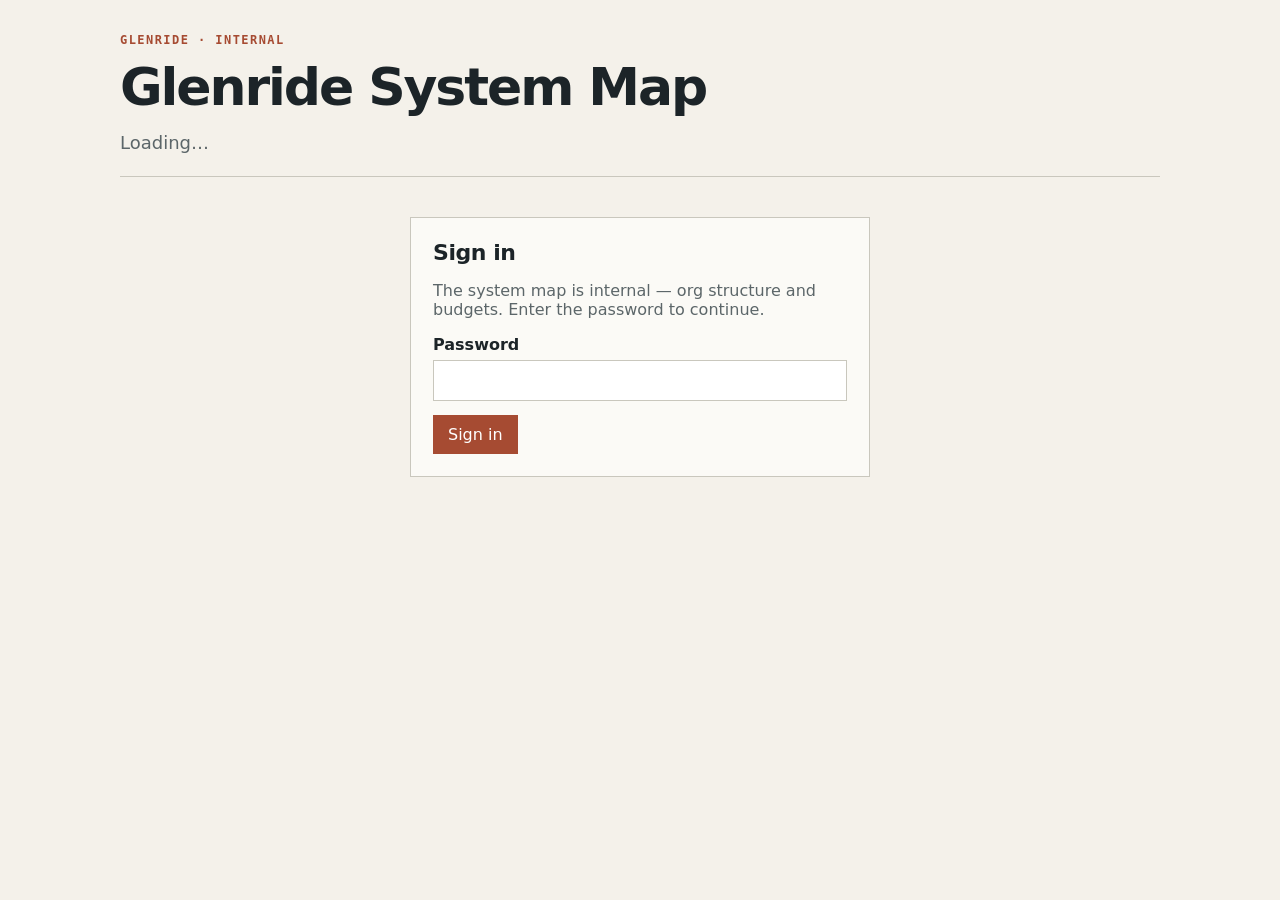
<file: public/index.html>
<!doctype html>
<html lang="en">
<head>
  <meta charset="utf-8" />
  <meta name="viewport" content="width=device-width, initial-scale=1" />
  <title>Glenride System Map</title>
  <link rel="stylesheet" href="styles.css" />
  <script src="config.js"></script>
</head>
<body>
  <main class="page">
    <header class="masthead">
      <div>
        <p class="kicker">Glenride · Internal</p>
        <h1>Glenride System Map</h1>
        <p class="premise" id="premise">Loading…</p>
      </div>
      <button id="logoutBtn" class="btn ghost hidden" type="button">Sign out</button>
    </header>

    <section id="loginView" class="card login hidden">
      <h2>Sign in</h2>
      <p class="muted">The system map is internal — org structure and budgets. Enter the password to continue.</p>
      <form id="loginForm">
        <label>Password
          <input id="passwordInput" type="password" autocomplete="current-password" required />
        </label>
        <button class="btn primary" type="submit">Sign in</button>
        <p id="loginError" class="error hidden"></p>
      </form>
    </section>

    <div id="appView" class="hidden">
      <section class="card">
        <div class="section-head">
          <h2>Organization</h2>
          <button class="btn small" type="button" data-edit-org>Edit</button>
        </div>
        <div class="org-grid">
          <div>
            <h3>Now — <span id="orgCurrentTitle"></span></h3>
            <p id="orgCurrentBody"></p>
          </div>
          <div>
            <h3>Next — <span id="orgFutureTitle"></span></h3>
            <p id="orgFutureBody"></p>
          </div>
        </div>
      </section>

      <section class="card">
        <h2>Chain of authority</h2>
        <ol id="hierarchyList" class="hierarchy"></ol>
      </section>

      <section>
        <div class="section-head">
          <h2>Departments <span id="deptCount" class="count"></span></h2>
          <button id="addDeptBtn" class="btn small primary" type="button">+ Add department</button>
        </div>
        <div id="deptGrid" class="dept-grid"></div>
      </section>

      <section class="card">
        <div class="section-head">
          <h2>Budget flow <span id="stageCount" class="count"></span></h2>
        </div>
        <ol id="stageList" class="stages"></ol>
      </section>

      <footer class="foot">
        <p>Internal — Glenride operating structure. Also on this subdomain:
        <a href="free-will-machine.html">The Free-Will Machine</a>, a separate interactive
        study (9 mechanisms, 12 relations, 15 project forecasts) from the earlier
        <code>system-map</code> export, re-hosted here as-is.</p>
      </footer>
    </div>

    <dialog id="editDialog">
      <form id="editForm" method="dialog">
        <h2 id="editTitle">Edit</h2>
        <div id="editFields"></div>
        <div class="dialog-actions">
          <button class="btn ghost" type="button" id="editCancel">Cancel</button>
          <button class="btn primary" type="submit" id="editSave">Save</button>
        </div>
        <p id="editError" class="error hidden"></p>
      </form>
    </dialog>
  </main>
  <script src="app.js"></script>
</body>
</html>
</file>
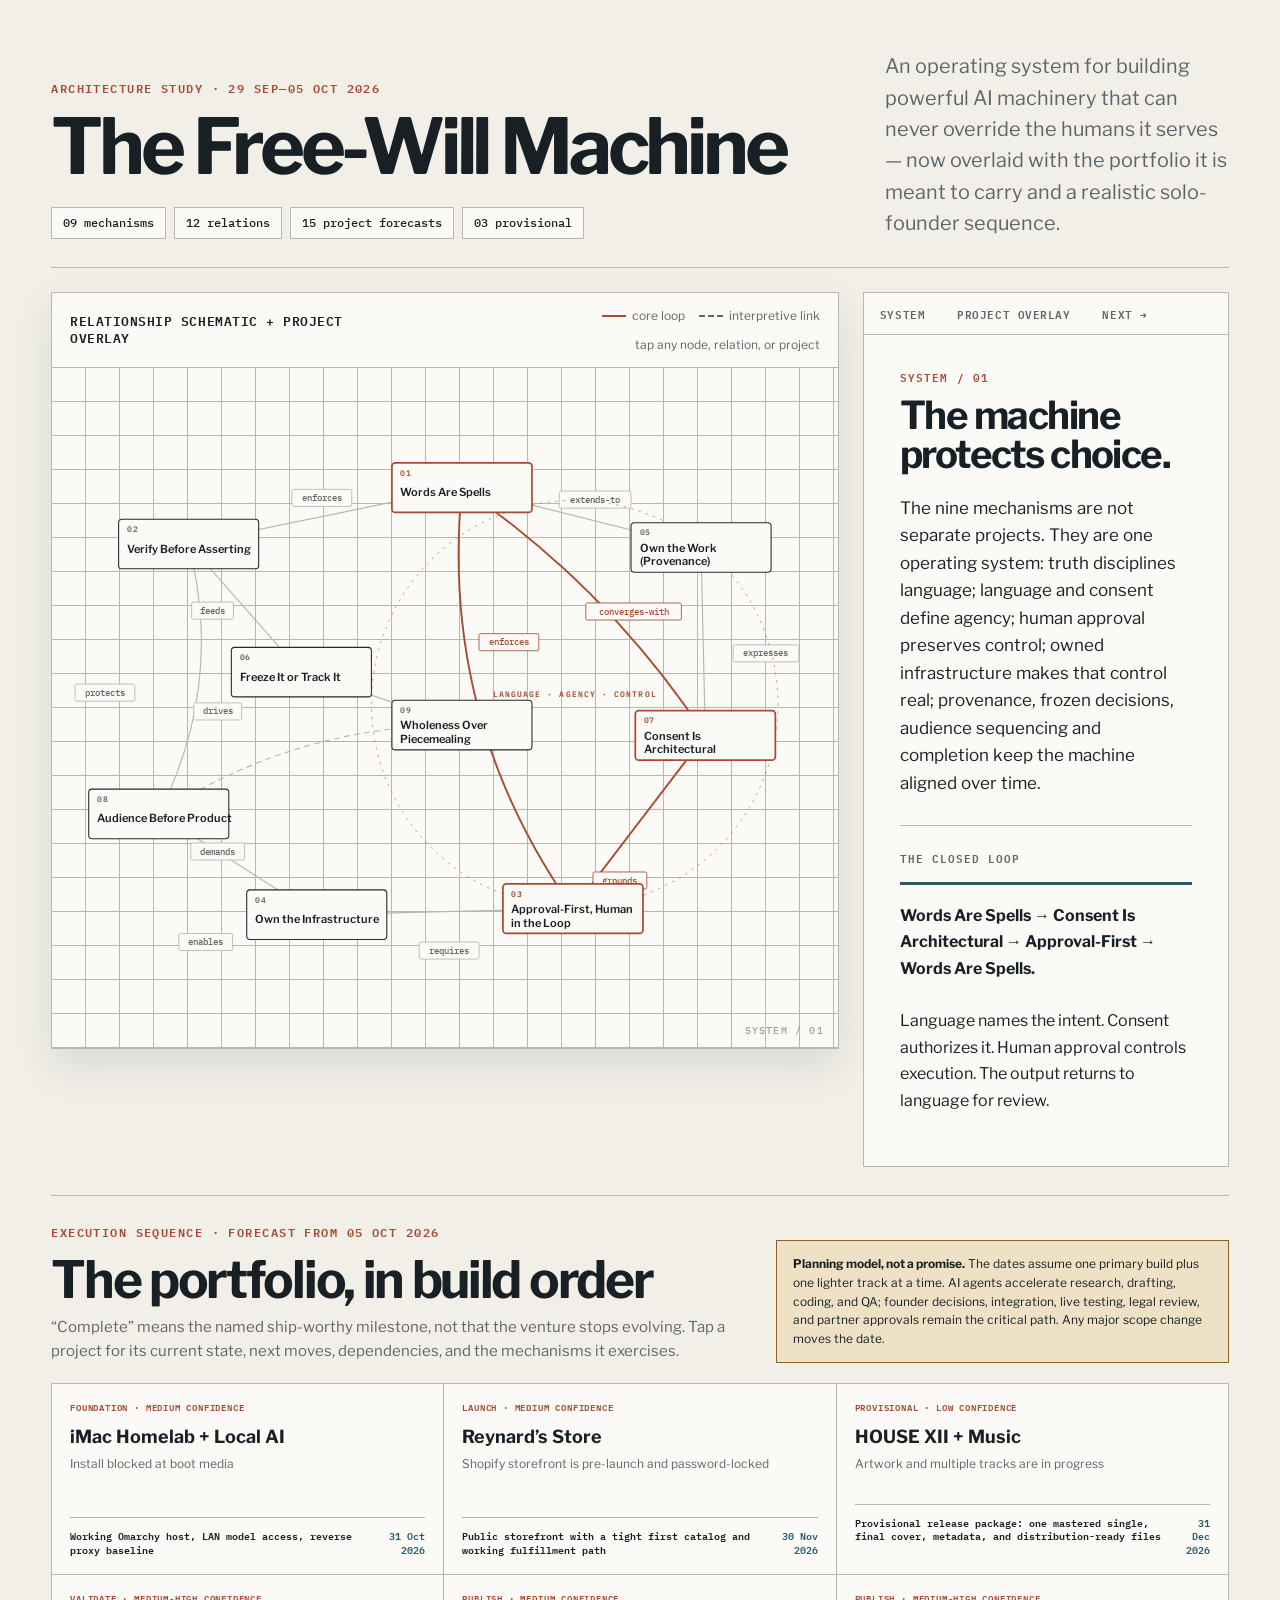
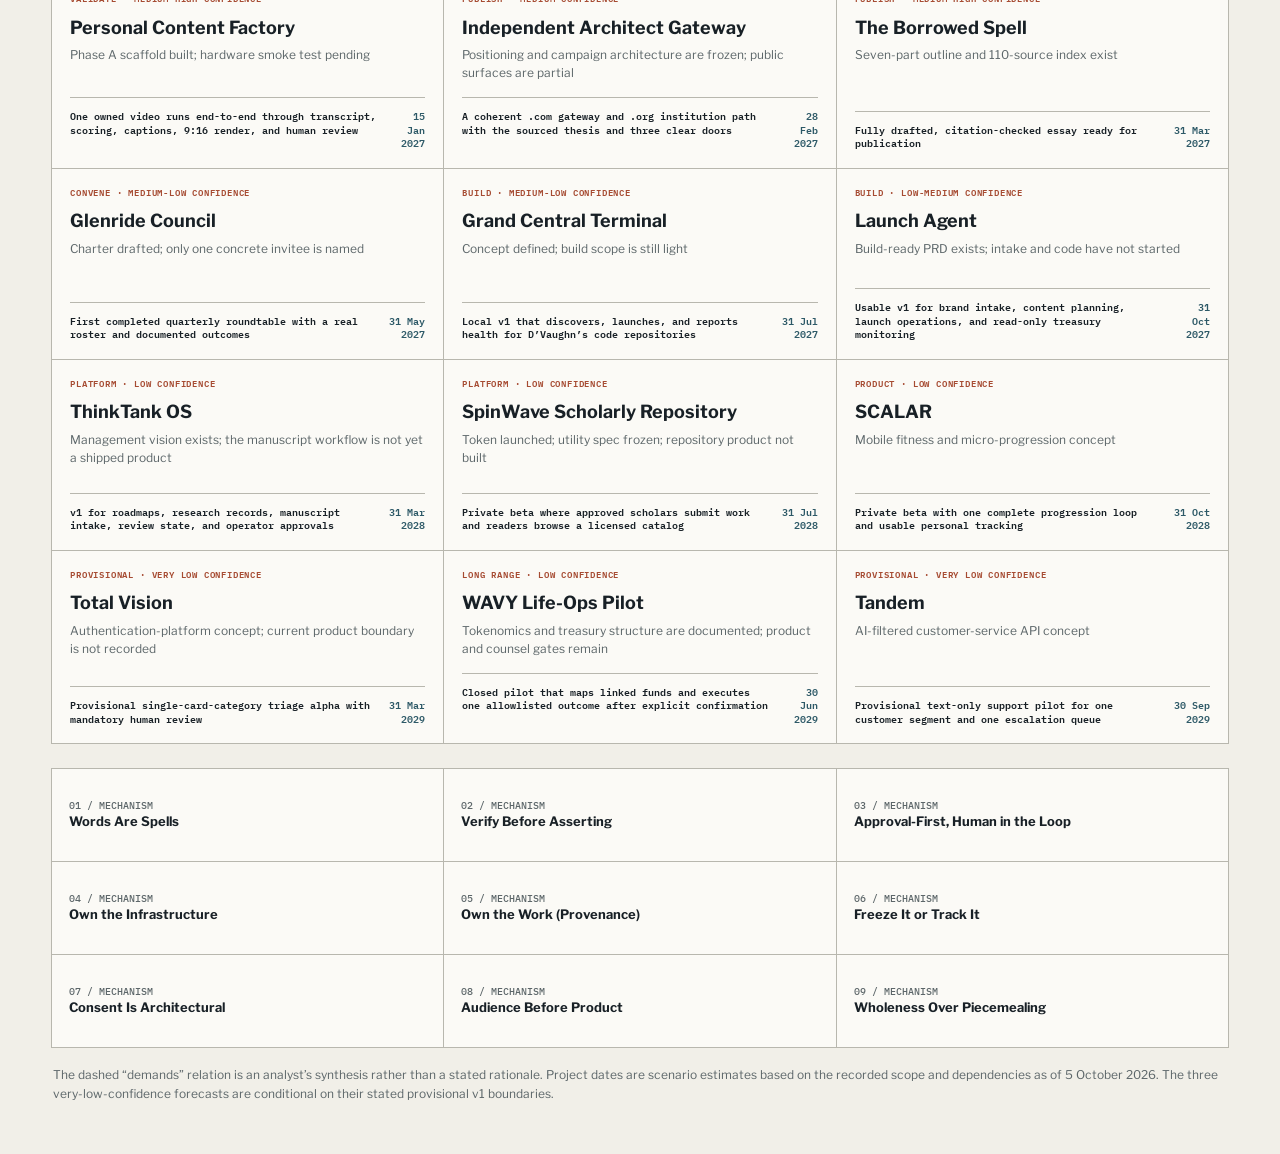
<file: public/free-will-machine.html>
<!doctype html>
<html lang="en">
<head>
  <meta charset="utf-8" />
  <meta name="viewport" content="width=device-width, initial-scale=1, viewport-fit=cover" />
  <meta name="color-scheme" content="light dark" />
  <link rel="icon" href="data:," />
  <title>The Free-Will Machine</title>
  <style>
    @import url('https://fonts.googleapis.com/css2?family=IBM+Plex+Mono:wght@400;500;600&family=Libre+Franklin:wght@400;500;600;700&display=swap');
    :root{
      color-scheme:light dark;
      --bg:#f1efe8;--paper:#fbfaf6;--ink:#182026;--muted:#5c6669;--line:#b8b7ae;
      --strong:#202a2f;--accent:#a64b32;--accent-soft:#f0d8cf;--blue:#2d5967;--blue-soft:#dce8e9;
      --olive:#5f6745;--olive-soft:#e6e8d8;--gold:#8a6427;--gold-soft:#eee1c5;--focus:#fff;
      --shadow:0 16px 38px rgba(24,32,38,.10);
    }
    @media (prefers-color-scheme:dark){:root{
      --bg:#0f1417;--paper:#161d21;--ink:#eef1ed;--muted:#abb5b5;--line:#465156;
      --strong:#f2f4ef;--accent:#e07c5d;--accent-soft:#482c27;--blue:#8fb9c2;--blue-soft:#21363b;
      --olive:#bac58d;--olive-soft:#303626;--gold:#e2bd72;--gold-soft:#3d3322;--focus:#111719;
      --shadow:0 18px 44px rgba(0,0,0,.28);
    }}
    *{box-sizing:border-box}
    html{scroll-behavior:smooth}
    body{margin:0;background:var(--bg);color:var(--ink);font-family:"Libre Franklin",sans-serif;min-height:100vh}
    button{font:inherit;color:inherit}
    .page{max-width:1480px;margin:0 auto;padding:clamp(22px,4vw,56px)}
    .intro{display:grid;grid-template-columns:minmax(0,1.4fr) minmax(260px,.6fr);gap:32px;align-items:end;border-bottom:1px solid var(--line);padding-bottom:28px}
    .serial{font:600 12px/1.4 "IBM Plex Mono",monospace;letter-spacing:.12em;text-transform:uppercase;color:var(--accent);margin:0 0 14px}
    h1{font-size:clamp(38px,6vw,80px);line-height:.94;letter-spacing:-.055em;margin:0;max-width:900px;font-weight:700}
    .gloss{font-size:clamp(16px,1.55vw,21px);line-height:1.58;margin:0;color:var(--muted);max-width:600px}
    .summary{display:flex;gap:8px;flex-wrap:wrap;margin-top:24px}
    .summary span{font:500 12px/1 "IBM Plex Mono",monospace;border:1px solid var(--line);padding:9px 11px;background:var(--paper)}
    .workspace{display:grid;grid-template-columns:minmax(620px,1.55fr) minmax(330px,.72fr);gap:24px;padding-top:24px;align-items:start}
    .map-shell{background:var(--paper);border:1px solid var(--line);box-shadow:var(--shadow);min-width:0}
    .map-head{display:flex;justify-content:space-between;gap:20px;align-items:center;padding:15px 18px;border-bottom:1px solid var(--line)}
    .map-head strong{font:600 13px/1.3 "IBM Plex Mono",monospace;letter-spacing:.04em}
    .legend{display:flex;gap:14px;align-items:center;color:var(--muted);font-size:12px;flex-wrap:wrap;justify-content:flex-end}
    .legend span{display:flex;align-items:center;gap:6px}
    .swatch{width:24px;height:0;border-top:2px solid var(--accent)}
    .swatch.dashed{border-top-style:dashed;border-color:var(--muted)}
    .diagram-wrap{position:relative;min-height:680px;background-image:linear-gradient(var(--line) 1px,transparent 1px),linear-gradient(90deg,var(--line) 1px,transparent 1px);background-size:34px 34px;background-position:-1px -1px;overflow:hidden}
    .diagram-wrap::after{content:"SYSTEM / 01";position:absolute;right:14px;bottom:12px;color:var(--muted);font:500 10px/1 "IBM Plex Mono",monospace;letter-spacing:.12em;opacity:.6}
    svg{display:block;width:100%;height:680px;position:relative;z-index:1}
    .edge-path{fill:none;stroke:var(--line);stroke-width:1.35;marker-end:url(#arrow);transition:stroke .15s,stroke-width .15s}
    .edge-path.core{stroke:var(--accent);stroke-width:2.2}
    .edge-path.interpretive{stroke-dasharray:7 5}
    .edge-hit{fill:none;stroke:transparent;stroke-width:18;cursor:pointer}
    .edge-group:hover .edge-path,.edge-group.active .edge-path{stroke:var(--blue);stroke-width:3}
    .edge-label rect{fill:var(--paper);stroke:var(--line);rx:2}
    .edge-label text{font:500 10px "IBM Plex Mono",monospace;fill:var(--muted);text-anchor:middle;dominant-baseline:middle;pointer-events:none}
    .edge-group.core .edge-label rect{stroke:var(--accent)}
    .edge-group.core .edge-label text{fill:var(--accent)}
    .edge-label{cursor:pointer}
    .node{cursor:pointer;outline:none}
    .node rect{fill:var(--paper);stroke:var(--strong);stroke-width:1.25;rx:4;transition:fill .15s,stroke .15s,stroke-width .15s}
    .node .index{font:600 9px "IBM Plex Mono",monospace;fill:var(--muted);letter-spacing:.08em}
    .node .name{font:600 13px "Libre Franklin",sans-serif;fill:var(--ink)}
    .node:hover rect,.node.active rect,.node:focus rect{fill:var(--blue-soft);stroke:var(--blue);stroke-width:2.5}
    .node.core rect{stroke:var(--accent);stroke-width:2}
    .node.core .index{fill:var(--accent)}
    .hub-ring{fill:none;stroke:var(--accent);stroke-width:1;stroke-dasharray:3 6;opacity:.6}
    .hub-title{font:600 9px "IBM Plex Mono",monospace;fill:var(--accent);letter-spacing:.14em;text-anchor:middle}
    .panel{background:var(--paper);border:1px solid var(--line);min-height:680px;position:sticky;top:18px;display:flex;flex-direction:column}
    .panel-nav{display:flex;border-bottom:1px solid var(--line)}
    .panel-nav button{border:0;background:transparent;padding:15px 16px;cursor:pointer;font:600 11px/1 "IBM Plex Mono",monospace;letter-spacing:.05em;color:var(--muted)}
    .panel-nav button:hover,.panel-nav button:focus{background:var(--blue-soft);color:var(--ink);outline:none}
    .detail{padding:clamp(22px,3vw,36px);overflow:auto;max-height:calc(100vh - 60px)}
    .detail-index{font:600 11px/1 "IBM Plex Mono",monospace;letter-spacing:.1em;color:var(--accent);text-transform:uppercase;margin-bottom:14px}
    .detail h2{font-size:clamp(28px,3vw,43px);line-height:1.02;letter-spacing:-.04em;margin:0 0 20px}
    .essence{font-size:17px;line-height:1.62;margin:0 0 28px;color:var(--ink)}
    .rule{height:1px;background:var(--line);margin:24px 0}
    .detail h3{font:600 11px/1.4 "IBM Plex Mono",monospace;letter-spacing:.09em;text-transform:uppercase;color:var(--muted);margin:0 0 14px}
    .evidence{list-style:none;margin:0;padding:0;display:grid;gap:18px}
    .evidence li{display:grid;grid-template-columns:88px 1fr;gap:13px;align-items:start}
    .date{font:500 10px/1.45 "IBM Plex Mono",monospace;color:var(--accent);padding-top:2px}
    .quote{font-size:13px;line-height:1.6;color:var(--muted)}
    .edge-note{border-top:3px solid var(--blue);padding-top:18px;font-size:16px;line-height:1.65;color:var(--ink)}
    .caveat{margin-top:20px;background:var(--gold-soft);color:var(--ink);padding:13px 14px;font-size:12px;line-height:1.5;border:1px solid var(--gold)}
    .mechanism-list{display:grid;grid-template-columns:repeat(3,1fr);gap:1px;background:var(--line);border:1px solid var(--line);margin-top:24px}
    .mechanism-list button{border:0;background:var(--paper);text-align:left;padding:17px;cursor:pointer;min-height:92px}
    .mechanism-list button:hover,.mechanism-list button:focus{background:var(--blue-soft);outline:none}
    .mechanism-list b{display:block;font-size:13px;line-height:1.25;margin-bottom:7px}
    .mechanism-list small{font:500 10px/1.3 "IBM Plex Mono",monospace;color:var(--muted)}
    .footer-note{color:var(--muted);font-size:12px;line-height:1.55;margin:18px 2px 0}
    .project-tray{display:none;padding:12px 14px;border-bottom:1px solid var(--line);background:var(--blue-soft);gap:7px;flex-wrap:wrap}
    .project-tray.active{display:flex}
    .project-chip{border:1px solid var(--line);background:var(--paper);padding:8px 10px;cursor:pointer;font:600 10px/1.2 "IBM Plex Mono",monospace;text-align:left}
    .project-chip:hover,.project-chip:focus,.project-chip.active{background:var(--accent-soft);border-color:var(--accent);outline:none}
    .node.project-dim{opacity:.3}.node.project-match rect{fill:var(--accent-soft);stroke:var(--accent);stroke-width:2.5}
    .project-badge{fill:var(--accent);stroke:var(--paper);stroke-width:2}.project-badge-text{font:600 8px "IBM Plex Mono",monospace;fill:var(--focus);text-anchor:middle;dominant-baseline:central;pointer-events:none}
    .portfolio{margin-top:28px;border-top:1px solid var(--line);padding-top:28px}
    .portfolio-head{display:grid;grid-template-columns:minmax(0,1fr) minmax(300px,.65fr);gap:28px;align-items:end;margin-bottom:20px}
    .portfolio h2{font-size:clamp(30px,4vw,52px);letter-spacing:-.045em;line-height:1;margin:0 0 10px}
    .portfolio-intro{margin:0;color:var(--muted);font-size:15px;line-height:1.58;max-width:720px}
    .forecast-rule{border:1px solid var(--gold);background:var(--gold-soft);padding:14px 16px;font-size:12px;line-height:1.55}
    .portfolio-grid{display:grid;grid-template-columns:repeat(3,minmax(0,1fr));gap:1px;background:var(--line);border:1px solid var(--line)}
    .project-card{border:0;background:var(--paper);padding:18px;text-align:left;cursor:pointer;min-height:190px;display:flex;flex-direction:column}
    .project-card:hover,.project-card:focus{background:var(--blue-soft);outline:none}
    .project-card .phase{font:600 9px/1.25 "IBM Plex Mono",monospace;letter-spacing:.09em;color:var(--accent);text-transform:uppercase}
    .project-card h3{font-size:18px;line-height:1.2;margin:12px 0 8px}.project-card p{font-size:12px;line-height:1.5;color:var(--muted);margin:0 0 15px}
    .project-card .target{margin-top:auto;border-top:1px solid var(--line);padding-top:11px;display:flex;justify-content:space-between;gap:10px;font:600 10px/1.35 "IBM Plex Mono",monospace}
    .project-card .target span:last-child{color:var(--blue);text-align:right}
    .project-card.unscheduled .target span:last-child{color:var(--gold)}
    .project-facts{display:grid;grid-template-columns:1fr 1fr;gap:1px;background:var(--line);border:1px solid var(--line);margin:20px 0}
    .project-facts div{background:var(--paper);padding:12px}.project-facts small{display:block;font:600 9px/1.3 "IBM Plex Mono",monospace;color:var(--muted);text-transform:uppercase;letter-spacing:.08em;margin-bottom:5px}.project-facts b{font-size:13px;line-height:1.35}
    .detail-list{margin:0;padding-left:18px;color:var(--muted);font-size:13px;line-height:1.6}.detail-list li+li{margin-top:7px}.mechanism-tags{display:flex;gap:6px;flex-wrap:wrap}.mechanism-tags span{font:600 9px/1 "IBM Plex Mono",monospace;padding:7px 8px;border:1px solid var(--line);background:var(--blue-soft)}
    @media(max-width:1040px){
      .intro{grid-template-columns:1fr}.gloss{max-width:850px}
      .workspace{grid-template-columns:1fr}.panel{position:static;min-height:0}.detail{max-height:none}
      .diagram-wrap,svg{height:650px}.mechanism-list{grid-template-columns:repeat(3,1fr)}
      .portfolio-grid{grid-template-columns:repeat(2,minmax(0,1fr))}.portfolio-head{grid-template-columns:1fr}
    }
    @media(max-width:680px){
      .page{padding:18px 12px 32px}.intro{gap:18px;padding:14px 4px 24px}h1{font-size:44px}.gloss{font-size:15px}
      .workspace{gap:14px;padding-top:14px}.map-head{align-items:flex-start;flex-direction:column;gap:10px}.legend{justify-content:flex-start}
      .diagram-wrap,svg{height:920px}.diagram-wrap{background-size:28px 28px}
      .panel-nav button{flex:1}.detail{padding:24px 19px}.detail h2{font-size:31px}.essence{font-size:15px}
      .evidence li{grid-template-columns:1fr;gap:4px}.mechanism-list{grid-template-columns:1fr 1fr}.mechanism-list button{min-height:82px;padding:14px}
      .project-tray{padding:10px}.project-chip{width:calc(50% - 4px)}.portfolio{margin-top:22px;padding-top:22px}.portfolio-grid{grid-template-columns:1fr}.project-card{min-height:0}.project-facts{grid-template-columns:1fr}.portfolio-head{gap:14px}
    }
    @media(prefers-reduced-motion:reduce){html{scroll-behavior:auto}}
  </style>
</head>
<body>
<main class="page">
  <header class="intro">
    <div>
      <p class="serial">Architecture study · 29 Sep—05 Oct 2026</p>
      <h1>The Free-Will Machine</h1>
      <div class="summary" aria-label="System summary"><span>09 mechanisms</span><span>12 relations</span><span>15 project forecasts</span><span>03 provisional</span></div>
    </div>
    <p class="gloss">An operating system for building powerful AI machinery that can never override the humans it serves — now overlaid with the portfolio it is meant to carry and a realistic solo-founder sequence.</p>
  </header>

  <section class="workspace" aria-label="Interactive system map">
    <div class="map-shell">
      <div class="map-head">
        <strong>RELATIONSHIP SCHEMATIC + PROJECT OVERLAY</strong>
        <div class="legend"><span><i class="swatch"></i> core loop</span><span><i class="swatch dashed"></i> interpretive link</span><span>tap any node, relation, or project</span></div>
      </div>
      <div class="project-tray" id="projectTray" aria-label="Project overlay"></div>
      <div class="diagram-wrap">
        <svg id="diagram" viewBox="0 0 920 700" role="img" aria-labelledby="mapTitle mapDesc">
          <title id="mapTitle">The Free-Will Machine system map</title>
          <desc id="mapDesc">Nine connected mechanisms. Words, consent and human approval form the core closed loop.</desc>
          <defs>
            <marker id="arrow" markerWidth="8" markerHeight="8" refX="7" refY="4" orient="auto" markerUnits="strokeWidth"><path d="M0 0 L8 4 L0 8 z" fill="context-stroke"></path></marker>
          </defs>
          <g id="edges"></g><g id="hub"></g><g id="nodes"></g>
        </svg>
      </div>
    </div>

    <aside class="panel" aria-live="polite">
      <div class="panel-nav"><button id="overviewBtn" type="button">SYSTEM</button><button id="projectsBtn" type="button">PROJECT OVERLAY</button><button id="nextBtn" type="button">NEXT →</button></div>
      <div class="detail" id="detail"></div>
    </aside>
  </section>

  <section class="portfolio" aria-labelledby="portfolioTitle">
    <div class="portfolio-head">
      <div><p class="serial">Execution sequence · forecast from 05 Oct 2026</p><h2 id="portfolioTitle">The portfolio, in build order</h2><p class="portfolio-intro">“Complete” means the named ship-worthy milestone, not that the venture stops evolving. Tap a project for its current state, next moves, dependencies, and the mechanisms it exercises.</p></div>
      <div class="forecast-rule"><strong>Planning model, not a promise.</strong> The dates assume one primary build plus one lighter track at a time. AI agents accelerate research, drafting, coding, and QA; founder decisions, integration, live testing, legal review, and partner approvals remain the critical path. Any major scope change moves the date.</div>
    </div>
    <div class="portfolio-grid" id="portfolioGrid" aria-label="Project completion forecast"></div>
  </section>

  <nav class="mechanism-list" id="mechanismList" aria-label="All mechanisms"></nav>
  <p class="footer-note">The dashed “demands” relation is an analyst’s synthesis rather than a stated rationale. Project dates are scenario estimates based on the recorded scope and dependencies as of 5 October 2026. The three very-low-confidence forecasts are conditional on their stated provisional v1 boundaries.</p>
</main>
<script>
(function(){
  'use strict';
  var nodes=[
    {id:'spells',name:'Words Are Spells',essence:'Language is not description but action: every word is a spell that programs speaker and listener. He chooses words with precision of intent and refuses to carry anyone else\'s framing in his mouth.',evidence:[['2026-09-29','First meeting: on “peace” — “If you put up a peace sign... fingers are not together they are apart... we need more wholeness. We need to complete things not piecemeal them.” And: the words you say into yourself “are true magic spells.”'],['2026-10-02','Hard word rules locked for the brand: never “sovereign” (sovereign-citizen baggage — use “independent”), never “humanist” (cold materialism — use “Human Primacy”).'],['2026-10-04','Euphemism refined from “euphemisms are lying” to precision of intent: “someone else\'s spell cast with your mouth that you never opted in is a curse.”'],['2026-10-02/03','SpinWave v2.4 purges ALL economic framing — even negating pay/price still centers it. Reynard rule: the fox is implied, never quoted (“Outwit the tower” rejected as odd).']]},
    {id:'verify',name:'Verify Before Asserting',essence:'A confident wrong answer is a lie. Technical and factual claims must be checked against a live source before being stated; when something cannot be verified, say so plainly.',evidence:[['2026-10-04','After two wild-goose chases (nonexistent Lenovo driver categories; incomplete Fast Startup path), he established the standing CYA rule and had it written into SOUL.md and MEMORY.md: “cover your ass” — check with a live tool even when tedious.'],['2026-10-02','Corrected the assistant\'s false SPIN claims with a Base RPC trace: 85B SPIN in the Uniswap V4 pool paired with wrapped TAO, 15B vesting reserve. Refused to let unverified claims stand.'],['2026-10-02/04','Thesis and Borrowed Spell sources must not be presented as substantiated without real citations — 110 sources gathered with explicit DOI-pass caveats; the drug digest marks totals stale rather than guessing.']]},
    {id:'human-gate',name:'Approval-First, Human in the Loop',essence:'The machine proposes; the human disposes. No system he builds may move money, publish, or act in the world without his explicit go-ahead at the consequential step.',evidence:[['2026-10-01/02','Launch Agent PRD hard boundaries: no custody or private-key storage, no autonomous money movement, no automatic publishing, human approval gates, informational-only treasury monitoring.'],['2026-10-02','Content factory approval gate is mandatory — every clip lands in an approve/edit/reject queue; Phase A stops at approved renders and never posts to platforms.'],['2026-10-02','WAVY life-ops executes real-money outcomes only after one confirmation, allowlisted exits only; the Launch Freeze Board: ticking a box “only records a frozen decision, cannot publish/sign/deploy/move money.”']]},
    {id:'own-ground',name:'Own the Infrastructure',essence:'Build on ground you control — self-hosted hardware, owned code, his accounts and domains. Rent only tactically, and never mistake rented ground for the institution.',evidence:[['2026-10-02','Homelab: 2017 iMac on Omarchy + Mac Studio serving models over LAN; wants to self-host Ntfy/crawl4ai/Postal. Content factory runs a $0/month local stack on his own hardware.'],['2026-10-02','Warm outbound must be “standalone technology he owns, not a skill dependent on superagnt” (v2.0); revised to hybrid only where vendor APIs materially reduce ban risk, behind swappable adapters.'],['2026-10-02','Conference anecdote correction: Webflow was tactical renting for a deadline — the lesson is never mistaking rented infrastructure for the institution. Professional identity locked as “The Independent Architect.”']]},
    {id:'provenance',name:'Own the Work (Provenance)',essence:'Only build on work that is his or properly licensed. Never scrape, steal, repost, or reinterpret someone else\'s content, brand, or creative work.',evidence:[['2026-10-02','Content factory pointed only at his own archive — the viral tweet\'s version (clipping others\' channels) is infringement killed by platform originality rules; per-account re-cut, never identical re-posts.'],['2026-10-03','Rejected the assistant\'s redrawn fox icon: “It\'s too different from the original. Omit.” His sketch IS the mark; his line-art is the only sanctioned small version. Adopt his creative work exactly, never reinterpret it.'],['2026-10-02','Proposed source_license provenance field for SPIN clips (owned/licensed/permission) — clips without provenance cannot enter the queue; WAVY\'s named partner surface labeled illustrative until a real agreement exists.']]},
    {id:'freeze',name:'Freeze It or Track It',essence:'Ambiguity is the enemy. Decisions are frozen in versioned documents with zero unset lines; anything unresolved is explicitly tracked as an open item with a named owner — never left to drift.',evidence:[['2026-10-02','WAVY tokenomics v1.0 frozen with zero unset lines; Launch Freeze Board built — ticking a box records a frozen decision, nothing more.'],['2026-10-05','SpinWave gaming fork resolved (dropped — his call) and the frozen utility spec updated the same day; the dashboard tracks every workstream\'s “what is waiting on him.”'],['2026-10-02/05','SpinWave brand kit versioned v2.4 to v2.5; steering is instant and final (“Remove run with Reynard from the nav bar”); “nothing published until he approves.”']]},
    {id:'consent',name:'Consent Is Architectural',essence:'Free will is not just belief but a design constraint: every consequential action requires explicit opt-in. No system moves on anyone\'s behalf — not users\', not his — without it.',evidence:[['2026-09-29','First meeting worldview: humans are “machines in a sense, endowed by God with free will to finish their life paths.”'],['2026-10-02','WAVY life-ops is consent-based: maps linked funds, executes real-money outcomes only after one confirmation, allowlisted exits only — not a loan, no custody.'],['2026-10-02/04','The AI must never create platform accounts — he creates them himself (ToS/ban risk). Unclaimed sweep: he enters sensitive details himself on official portals; each filing needs in-the-moment approval. He explicitly granted checkbox/CAPTCHA permission — consent extended even to the assistant.']]},
    {id:'consortium',name:'Audience Before Product',essence:'Never launch to nobody. Build the warm audience and the book of supporters first — the consortium is the distribution, and distribution precedes the thing being distributed.',evidence:[['2026-10-02','Glenride Council convened as the prerequisite before any stablecoin-scale build — the Open USD lesson: “the consortium is the distribution.”'],['2026-10-02','Personal brand campaign in “Built in Public” format with an honest sequence: attention, then council/warm audience, then paid offers.'],['2026-10-02/04','WAVY pre-launch crew checklist and Harbor Pass; SpinWave “Run with Reynard” quest with ranks Curious to Kin of the Fox; advised against launching WAVY via X with no product behind it.']]},
    {id:'wholeness',name:'Wholeness Over Piecemealing',essence:'Complete things; don\'t piecemeal them. His movement across projects is nonlinear but not abandonment — the portfolio is expected to be completed over time, every open loop eventually closed.',evidence:[['2026-09-29','First meeting: “we need more wholeness. We need to complete things not piecemeal them.”'],['2026-10-02','He describes his project movement as nonlinear rather than abandonment: ideas may appear to jump, “but this is how his mind works and he expects the portfolio to be completed over time.”'],['2026-10-02/05','SPIN salvage: “I made an error and launched a bankr token without all the proper pieces in place but I dot want to abandon it.” The dashboard and week planner were built to close the loop on tasks “spread out over a lot of projects.”']]}
  ];
  var edges=[
    {from:'verify',to:'spells',label:'enforces',note:'You cannot cast a clean spell from a false premise — verification is how precision of intent is kept; “a confident wrong answer is a lie.”'},
    {from:'spells',to:'provenance',label:'extends-to',note:'The same rule applied to creative work: his fox sketch is adopted exactly, never reinterpreted — voice is provenance.'},
    {from:'consent',to:'human-gate',label:'grounds',note:'Free will is the philosophy; the human approval gate is the engineering — the operator\'s agency is why a human stays in the loop.',core:true},
    {from:'human-gate',to:'own-ground',label:'requires',note:'A gate you do not own is a suggestion — approval-first control is only real on infrastructure you control (the warm-outbound hybrid draws this boundary explicitly).'},
    {from:'own-ground',to:'consortium',label:'enables',note:'Owned pages, domains, and accounts (his Cloudflare, his lists) make audience-building independent of rented platforms.'},
    {from:'verify',to:'consortium',label:'protects',note:'Checkable public claims — verdict first, caveats plain — are what make a warm audience trust him enough to follow.'},
    {from:'wholeness',to:'freeze',label:'drives',note:'The completion drive is why every fork gets decided and every decision gets written down with zero unset lines.'},
    {from:'freeze',to:'verify',label:'feeds',note:'Frozen specs give verification something to check against — you can only verify claims against a fixed target.'},
    {from:'spells',to:'consent',label:'converges-with',note:'“Someone else\'s spell cast with your mouth that you never opted in is a curse” — the language rule and the consent rule are one insight in two domains.',core:true},
    {from:'provenance',to:'consent',label:'expresses',note:'Never taking others\' content and never letting AI create platform accounts are consent applied to creative work and platform identity.'},
    {from:'wholeness',to:'consortium',label:'demands',note:'Completion thinking surfaced the missing audience as the gap to fill — the council completes the machine before big builds.',interpretive:true},
    {from:'human-gate',to:'spells',label:'enforces',note:'Approval queues and the no-profit-promise copy filter are where the word rules get enforced on machine output — closing the loop back to language.',core:true}
  ];
  var projects=[
    {id:'homelab',name:'iMac Homelab + Local AI',phase:'Foundation',status:'Install blocked at boot media',milestone:'Working Omarchy host, LAN model access, reverse proxy baseline',target:'31 Oct 2026',confidence:'Medium',summary:'The physical foundation for owned models and self-hosted services. Hardware is known; the immediate problem is a likely corrupt Omarchy image.',next:['Verify the ISO file size and SHA-256 hash.','Recreate the installer from a known-good download and boot the iMac.','Restore Broadcom Wi-Fi and camera support, then verify Mac Studio model access over LAN.'],risks:['A second boot-media failure or iMac driver issue would move the date.','Ntfy, crawl4ai, and Postal are follow-on services, not part of this milestone.'],mechanisms:['own-ground','verify','wholeness']},
    {id:'reynards',name:'Reynard’s Store',phase:'Launch',status:'Shopify storefront is pre-launch and password-locked',milestone:'Public storefront with a tight first catalog and working fulfillment path',target:'30 Nov 2026',confidence:'Medium',summary:'The commerce door of the personal brand and the near-term cash-generating arm. The visual identity exists; products, store policies, and the storefront lock still need resolution.',next:['Resolve the storefront password state.','Choose and quality-check the first product set.','Finish policy, fulfillment, and launch content pages.'],risks:['No product catalog has been frozen.','Vendor quality and fulfillment testing are outside the AI agents’ control.'],mechanisms:['provenance','freeze','consortium']},
    {id:'factory',name:'Personal Content Factory',phase:'Validate',status:'Phase A scaffold built; hardware smoke test pending',milestone:'One owned video runs end-to-end through transcript, scoring, captions, 9:16 render, and human review',target:'15 Jan 2027',confidence:'Medium-high',summary:'A local pipeline that turns D’Vaughn’s own archive into approved clips. The code path exists; the unverified pieces are faster-whisper and Ollama performance on his hardware.',next:['Run and time one full smoke test.','Fix the first real-media failures and document the machine profile.','Freeze the review criteria and approve the first production render.'],risks:['The estimate assumes the smoke test exposes ordinary integration work, not a hardware blocker.','Publishing automation is intentionally excluded from Phase A.'],mechanisms:['provenance','human-gate','own-ground','verify']},
    {id:'brand',name:'Independent Architect Gateway',phase:'Publish',status:'Positioning and campaign architecture are frozen; public surfaces are partial',milestone:'A coherent .com gateway and .org institution path with the sourced thesis and three clear doors',target:'28 Feb 2027',confidence:'Medium',summary:'The public narrative joining the personal brand, Glenride, research, partnership, and commerce without collapsing them into one undifferentiated site.',next:['Complete the thesis citation pass before publishing it as substantiated.','Freeze the replacement name for “The Sovereign Dispatch.”','Ship the gateway paths for join, partner, and fuel the research.'],risks:['The conference passage still needs D’Vaughn’s confirmation.','New brand concepts should not interrupt the frozen architecture.'],mechanisms:['spells','verify','freeze','consortium']},
    {id:'borrowed-spell',name:'The Borrowed Spell',phase:'Publish',status:'Seven-part outline and 110-source index exist',milestone:'Fully drafted, citation-checked essay ready for publication',target:'31 Mar 2027',confidence:'Medium-high',summary:'The long-form argument for precision, consent, free will, and the danger of speaking someone else’s framing without opting in.',next:['Run the DOI and page-level verification pass on load-bearing sources.','Draft all seven sections from the approved outline.','Complete a voice, claim, and citation audit.'],risks:['Two source entries are incomplete.','The date assumes one revision cycle after the full draft.'],mechanisms:['spells','consent','verify','provenance']},
    {id:'council',name:'Glenride Council',phase:'Convene',status:'Charter drafted; only one concrete invitee is named',milestone:'First completed quarterly roundtable with a real roster and documented outcomes',target:'31 May 2027',confidence:'Medium-low',summary:'The warm audience and book of supporters that should exist before the larger technology launches. Recruitment—not writing—is the critical path.',next:['Name the first cohort against the charter’s seat map.','Send and follow up on invitations.','Run the first session and publish a factual outcomes brief.'],risks:['External participants control the calendar.','The estimate assumes a small first table rather than a fully mature council.'],mechanisms:['consortium','human-gate','verify']},
    {id:'grand-central',name:'Grand Central Terminal',phase:'Build',status:'Concept defined; build scope is still light',milestone:'Local v1 that discovers, launches, and reports health for D’Vaughn’s code repositories',target:'31 Jul 2027',confidence:'Medium-low',summary:'A Laravel launcher that turns the growing code portfolio into an operable station instead of a collection of disconnected repos.',next:['Inventory the repos and launch commands.','Freeze the v1 health/status contract.','Build one adapter path, then generalize only after it works.'],risks:['Repository diversity may expand the adapter surface.','Remote deployment management is excluded from v1.'],mechanisms:['own-ground','freeze','wholeness']},
    {id:'launch-agent',name:'Launch Agent',phase:'Build',status:'Build-ready PRD exists; intake and code have not started',milestone:'Usable v1 for brand intake, content planning, launch operations, and read-only treasury monitoring',target:'31 Oct 2027',confidence:'Low-medium',summary:'Vertical marketing automation for crypto brands with non-custodial monitoring and human approval at every consequential step.',next:['Choose validation-first versus build-first.','Run the ten-question brand intake on one real project.','Build the smallest complete brand-to-approved-content loop.'],risks:['The friend/partner commitment is still unclear.','Platform APIs and crypto marketing rules may change the integration plan.'],mechanisms:['human-gate','verify','consortium','freeze']},
    {id:'thinktank',name:'ThinkTank OS',phase:'Platform',status:'Management vision exists; the manuscript workflow is not yet a shipped product',milestone:'v1 for roadmaps, research records, manuscript intake, review state, and operator approvals',target:'31 Mar 2028',confidence:'Low',summary:'The operating layer for Glenride research and the eventual institutional home beneath the scholarly repository.',next:['Freeze the first user and first complete workflow.','Separate manuscript operations from general project management.','Build and test the smallest end-to-end review path.'],risks:['The current concept spans several products.','New research workflows can expand scope faster than agents can close it.'],mechanisms:['freeze','human-gate','own-ground','wholeness']},
    {id:'spinwave',name:'SpinWave Scholarly Repository',phase:'Platform',status:'Token launched; utility spec frozen; repository product not built',milestone:'Private beta where approved scholars submit work and readers browse a licensed catalog',target:'31 Jul 2028',confidence:'Low',summary:'The non-gaming utility direction for SPIN: a Glenride scholarly manuscript and dataset repository. Token mechanics are not the product and do not remove the need for review, licensing, and anti-farming controls.',next:['Freeze reward schedules, license tiers, fee splits, and anti-farming rules.','Prototype the manuscript and dataset rights workflow inside ThinkTank OS.','Run a closed beta before attaching meaningful token incentives.'],risks:['Vesting release mechanics remain unconfirmed.','Legal, licensing, and token-incentive review can materially move the date.'],mechanisms:['provenance','human-gate','freeze','consortium']},
    {id:'scalar',name:'SCALAR',phase:'Product',status:'Mobile fitness and micro-progression concept',milestone:'Private beta with one complete progression loop and usable personal tracking',target:'31 Oct 2028',confidence:'Low',summary:'A focused mobile fitness tracker built around small, compounding progression rather than a broad wellness platform.',next:['Define the single behavior loop and minimum metric set.','Decide whether any health connector is required for v1.','Prototype the loop before expanding the exercise catalog.'],risks:['There is no frozen PRD yet.','Health-data integration would add permission, privacy, and QA work.'],mechanisms:['wholeness','consent','verify']},
    {id:'wavy',name:'WAVY Life-Ops Pilot',phase:'Long range',status:'Tokenomics and treasury structure are documented; product and counsel gates remain',milestone:'Closed pilot that maps linked funds and executes one allowlisted outcome after explicit confirmation',target:'30 Jun 2029',confidence:'Low',summary:'A consent-based private marketplace and life-operations layer. The pilot is intentionally narrower than the full vision and excludes autonomous movement, loans, and custody.',next:['Close the four remaining launch decisions and counsel review.','Prototype one read-only planning flow before any execution path.','Secure one real merchant path and test explicit confirmation end to end.'],risks:['Financial integrations, merchant agreements, and legal classification are external dependencies.','Launching the token before a working pilot would not count as completion.'],mechanisms:['consent','human-gate','verify','consortium']},
    {id:'total-vision',name:'Total Vision',phase:'Provisional',status:'Authentication-platform concept; current product boundary is not recorded',milestone:'Provisional single-card-category triage alpha with mandatory human review',target:'31 Mar 2029',confidence:'Very low',summary:'Automated card authentication remains a named venture. This provisional date assumes a narrow photo-assisted triage tool, not authoritative grading, and only one card category in the first release.',next:['Choose the exact card category and the first authentication claim.','Define the human expert’s role and acceptable error policy.','Freeze the data and image-acquisition plan before model work.'],risks:['The estimate moves if v1 includes grading, pricing, multiple card games, or authoritative authentication.','The available record does not establish the input method, training data, or release boundary.'],mechanisms:['verify','human-gate','provenance']},
    {id:'tandem',name:'Tandem',phase:'Provisional',status:'AI-filtered customer-service API concept',milestone:'Provisional text-only support pilot for one customer segment and one escalation queue',target:'30 Sep 2029',confidence:'Very low',summary:'The human-escalation principle is clear. This provisional date assumes one text channel, one customer type, and a narrow routing-and-drafting service rather than a general support platform.',next:['Name one customer segment and one support channel.','Define the escalation contract and what the AI may never decide.','Recruit one design partner before expanding the API.'],risks:['Voice, omnichannel support, autonomous refunds, or multiple customers would move the date.','The target customer and commercial model are not frozen.'],mechanisms:['human-gate','consent','freeze']},
    {id:'house-xii',name:'HOUSE XII + Music',phase:'Provisional',status:'Artwork and multiple tracks are in progress',milestone:'Provisional release package: one mastered single, final cover, metadata, and distribution-ready files',target:'31 Dec 2026',confidence:'Low',summary:'The creative work is real. This estimate uses one single plus its visual package as the first finish line; it does not assume that an EP or album is complete.',next:['Choose the first single.','Freeze the mix/master and cover revision limits.','Prepare the metadata and release files.'],risks:['The date moves if “complete” means an EP, album, video, or multi-single campaign.','The release unit has not yet been confirmed.'],mechanisms:['provenance','freeze','wholeness']}
  ];
  var desktop={
    'spells':[480,92],'verify':[160,158],'provenance':[760,162],'freeze':[292,308],'wholeness':[480,370],
    'consent':[765,382],'consortium':[125,474],'human-gate':[610,585],'own-ground':[310,592]
  };
  var mobile={
    'spells':[250,72],'verify':[110,205],'provenance':[390,205],'freeze':[110,385],'consent':[390,385],
    'wholeness':[250,535],'consortium':[105,710],'human-gate':[395,710],'own-ground':[250,875]
  };
  var dLabels=[[316,104],[636,106],[665,552],[465,634],[180,624],[62,332],[194,354],[188,236],[681,237],[836,286],[194,518],[535,273]];
  var mLabels=[[172,123],[327,123],[431,555],[330,815],[135,815],[57,470],[166,473],[73,290],[444,285],[448,300],[113,585],[319,418]];
  var activeNode='spells',activeEdge=-1,isMobile=false,projectMode=false,selectedProject='';
  var ns='http://www.w3.org/2000/svg';
  function el(tag,attrs,text){var x=document.createElementNS(ns,tag);Object.keys(attrs||{}).forEach(function(k){x.setAttribute(k,attrs[k])});if(text!==undefined)x.textContent=text;return x}
  function splitName(name){if(name.length<24)return [name];var words=name.split(' '),a='',b='';words.forEach(function(w){if((a+' '+w).trim().length<=22&&!b)a=(a+' '+w).trim();else b=(b+' '+w).trim()});return [a,b]}
  function edgePath(a,b,i,mob){
    var dx=b[0]-a[0],dy=b[1]-a[1],bend=0;
    if(i===5)bend=-60;if(i===10)bend=55;if(i===11)bend=-95;if(i===8)bend=-40;
    if(mob){if(i===5)bend=-45;if(i===10)bend=45;if(i===11)bend=-70}
    var mx=(a[0]+b[0])/2,my=(a[1]+b[1])/2, len=Math.sqrt(dx*dx+dy*dy)||1, nx=-dy/len,ny=dx/len;
    var cx=mx+nx*bend,cy=my+ny*bend;
    return 'M '+a[0]+' '+a[1]+' Q '+cx+' '+cy+' '+b[0]+' '+b[1];
  }
  function draw(){
    isMobile=window.innerWidth<=680;var pos=isMobile?mobile:desktop;var svg=document.getElementById('diagram');svg.setAttribute('viewBox',isMobile?'0 0 500 950':'0 0 920 700');
    var eg=document.getElementById('edges'),ng=document.getElementById('nodes'),hg=document.getElementById('hub');eg.innerHTML='';ng.innerHTML='';hg.innerHTML='';
    if(!isMobile){hg.appendChild(el('circle',{cx:612,cy:345,r:238,class:'hub-ring'}));hg.appendChild(el('text',{x:612,y:337,class:'hub-title'},'LANGUAGE · AGENCY · CONTROL'));}
    edges.forEach(function(e,i){var a=pos[e.from],b=pos[e.to],g=el('g',{class:'edge-group'+(e.core?' core':'')+(e.interpretive?' interpretive':'')+(activeEdge===i?' active':''),'data-edge':i,tabindex:'0',role:'button','aria-label':nodeBy(e.from).name+' '+e.label+' '+nodeBy(e.to).name});var d=edgePath(a,b,i,isMobile);g.appendChild(el('path',{d:d,class:'edge-path'+(e.core?' core':'')+(e.interpretive?' interpretive':'')}));g.appendChild(el('path',{d:d,class:'edge-hit'}));var lp=(isMobile?mLabels:dLabels)[i],w=Math.max(46,e.label.length*7+14);var lg=el('g',{class:'edge-label'});lg.appendChild(el('rect',{x:lp[0]-w/2,y:lp[1]-10,width:w,height:20}));lg.appendChild(el('text',{x:lp[0],y:lp[1]+1},e.label));g.appendChild(lg);g.addEventListener('click',function(){showEdge(i)});g.addEventListener('keydown',function(ev){if(ev.key==='Enter'||ev.key===' '){ev.preventDefault();showEdge(i)}});eg.appendChild(g)});
    nodes.forEach(function(n,i){
      var p=pos[n.id],w=isMobile?146:164,h=isMobile?62:58,count=projects.filter(function(pr){return pr.mechanisms.indexOf(n.id)>-1}).length;
      var selected=selectedProject?projectBy(selectedProject):null,matched=selected&&selected.mechanisms.indexOf(n.id)>-1;
      var cls='node'+(['spells','consent','human-gate'].indexOf(n.id)>-1?' core':'')+(activeNode===n.id&&activeEdge<0?' active':'')+(projectMode&&selectedProject?(matched?' project-match':' project-dim'):'');
      var g=el('g',{class:cls,transform:'translate('+(p[0]-w/2)+' '+(p[1]-h/2)+')',tabindex:'0',role:'button','aria-label':'Open '+n.name});
      g.appendChild(el('rect',{width:w,height:h}));g.appendChild(el('text',{x:10,y:15,class:'index'},String(i+1).padStart(2,'0')));
      var lines=splitName(n.name);lines.forEach(function(line,j){g.appendChild(el('text',{x:10,y:lines.length===1?39:34+j*16,class:'name'},line))});
      if(projectMode){g.appendChild(el('circle',{cx:w-12,cy:12,r:8,class:'project-badge'}));g.appendChild(el('text',{x:w-12,y:12,class:'project-badge-text'},count));}
      g.addEventListener('click',function(){showNode(n.id)});g.addEventListener('keydown',function(ev){if(ev.key==='Enter'||ev.key===' '){ev.preventDefault();showNode(n.id)}});ng.appendChild(g)
    });
  }
  function nodeBy(id){return nodes.filter(function(n){return n.id===id})[0]}
  function projectBy(id){return projects.filter(function(p){return p.id===id})[0]}
  function syncProjectUI(){
    document.getElementById('projectTray').classList.toggle('active',projectMode);
    Array.prototype.forEach.call(document.querySelectorAll('.project-chip,.project-card'),function(b){b.classList.toggle('active',b.getAttribute('data-project')===selectedProject)});
  }
  function showNode(id){activeNode=id;activeEdge=-1;var n=nodeBy(id),idx=nodes.indexOf(n);var html='<div class="detail-index">Mechanism '+String(idx+1).padStart(2,'0')+' / 09</div><h2>'+n.name+'</h2><p class="essence">'+n.essence+'</p><div class="rule"></div><h3>Dated evidence</h3><ol class="evidence">';n.evidence.forEach(function(ev){html+='<li><span class="date">'+ev[0]+'</span><span class="quote">'+ev[1]+'</span></li>'});html+='</ol>';document.getElementById('detail').innerHTML=html;draw();syncProjectUI();if(window.innerWidth<=1040)document.querySelector('.panel').scrollIntoView({behavior:'smooth',block:'start'})}
  function showProject(id,scroll){
    var p=projectBy(id);projectMode=true;selectedProject=id;activeNode='';activeEdge=-1;
    var tags=p.mechanisms.map(function(mid){return '<span>'+nodeBy(mid).name+'</span>'}).join('');
    var html='<div class="detail-index">Project overlay · '+p.phase+'</div><h2>'+p.name+'</h2><p class="essence">'+p.summary+'</p><div class="project-facts"><div><small>Current state</small><b>'+p.status+'</b></div><div><small>Completion milestone</small><b>'+p.milestone+'</b></div><div><small>Estimated target</small><b>'+p.target+'</b></div><div><small>Confidence</small><b>'+p.confidence+'</b></div></div><h3>Next moves</h3><ol class="detail-list">'+p.next.map(function(x){return '<li>'+x+'</li>'}).join('')+'</ol><div class="rule"></div><h3>Dependencies and caveats</h3><ul class="detail-list">'+p.risks.map(function(x){return '<li>'+x+'</li>'}).join('')+'</ul><div class="rule"></div><h3>Mechanisms exercised</h3><div class="mechanism-tags">'+tags+'</div>';
    document.getElementById('detail').innerHTML=html;draw();syncProjectUI();if(scroll!==false)document.querySelector('.panel').scrollIntoView({behavior:'smooth',block:'start'});
  }
  function showProjectOverview(){projectMode=true;selectedProject='';activeNode='';activeEdge=-1;document.getElementById('detail').innerHTML='<div class="detail-index">Project overlay / 15</div><h2>The founder is the bottleneck by design.</h2><p class="essence">AI agents can parallelize research, drafting, coding, and verification, but D’Vaughn still owns scope, approvals, integration, live testing, relationships, and every consequential action. The sequence therefore protects one primary build and one lighter track instead of pretending fifteen projects can all finish at once.</p><div class="rule"></div><h3>Forecast shape</h3><p class="edge-note"><strong>Foundation → publishing → audience → products → regulated systems.</strong><br><br>All fifteen projects receive milestone dates. Total Vision, Tandem, and HOUSE XII are explicitly provisional: each date depends on the narrow release boundary stated in its detail view.</p>';draw();syncProjectUI()}
  function showEdge(i){activeEdge=i;activeNode='';var e=edges[i];var html='<div class="detail-index">Relationship '+String(i+1).padStart(2,'0')+' / 12</div><h2>'+nodeBy(e.from).name+' <span style="color:var(--accent)">→</span> '+nodeBy(e.to).name+'</h2><h3>Relation</h3><p class="essence" style="font-family:IBM Plex Mono,monospace;color:var(--blue)">'+e.label+'</p><p class="edge-note">'+e.note+'</p>'+(e.interpretive?'<div class="caveat"><strong>Interpretive link.</strong> This relation is the analyst\'s synthesis, not D\'Vaughn\'s stated reasoning.</div>':'');document.getElementById('detail').innerHTML=html;draw();if(window.innerWidth<=1040)document.querySelector('.panel').scrollIntoView({behavior:'smooth',block:'start'})}
  function showOverview(){projectMode=false;selectedProject='';activeNode='';activeEdge=-1;document.getElementById('detail').innerHTML='<div class="detail-index">System / 01</div><h2>The machine protects choice.</h2><p class="essence">The nine mechanisms are not separate projects. They are one operating system: truth disciplines language; language and consent define agency; human approval preserves control; owned infrastructure makes that control real; provenance, frozen decisions, audience sequencing and completion keep the machine aligned over time.</p><div class="rule"></div><h3>The closed loop</h3><p class="edge-note"><strong>Words Are Spells → Consent Is Architectural → Approval-First → Words Are Spells.</strong><br><br>Language names the intent. Consent authorizes it. Human approval controls execution. The output returns to language for review.</p>';draw();syncProjectUI()}
  function buildList(){var list=document.getElementById('mechanismList');nodes.forEach(function(n,i){var b=document.createElement('button');b.type='button';b.innerHTML='<small>'+String(i+1).padStart(2,'0')+' / MECHANISM</small><b>'+n.name+'</b>';b.addEventListener('click',function(){showNode(n.id)});list.appendChild(b)})}
  function buildProjects(){
    var tray=document.getElementById('projectTray'),grid=document.getElementById('portfolioGrid');
    projects.slice().sort(function(a,b){return new Date(a.target)-new Date(b.target)}).forEach(function(p){
      var chip=document.createElement('button');chip.type='button';chip.className='project-chip';chip.setAttribute('data-project',p.id);chip.textContent=p.name;chip.addEventListener('click',function(){showProject(p.id,true)});tray.appendChild(chip);
      var card=document.createElement('button');card.type='button';card.className='project-card'+(p.target==='Scope required'?' unscheduled':'');card.setAttribute('data-project',p.id);card.innerHTML='<span class="phase">'+p.phase+' · '+p.confidence+' confidence</span><h3>'+p.name+'</h3><p>'+p.status+'</p><div class="target"><span>'+p.milestone+'</span><span>'+p.target+'</span></div>';card.addEventListener('click',function(){showProject(p.id,true)});grid.appendChild(card);
    });
  }
  document.getElementById('overviewBtn').addEventListener('click',showOverview);
  document.getElementById('projectsBtn').addEventListener('click',showProjectOverview);
  document.getElementById('nextBtn').addEventListener('click',function(){if(projectMode){var pi=Math.max(-1,projects.findIndex(function(p){return p.id===selectedProject}));showProject(projects[(pi+1)%projects.length].id,false)}else{var idx=Math.max(0,nodes.findIndex(function(n){return n.id===activeNode}));showNode(nodes[(idx+1)%nodes.length].id)}});
  var rt;window.addEventListener('resize',function(){clearTimeout(rt);rt=setTimeout(draw,120)});
  buildList();buildProjects();draw();showOverview();
})();
</script>
</body>
</html>
</file>
<file: public/styles.css>
:root {
  --bg: #f4f1ea; --paper: #fbfaf6; --ink: #1c2428; --muted: #5c6669;
  --line: #c9c7bd; --ember: #a64b32; --teal: #2d5967; --gold: #8a6427;
  --sage: #5f6745; --blue-soft: #dce8e9;
}
* { box-sizing: border-box; }
body { margin: 0; background: var(--bg); color: var(--ink);
  font-family: "Libre Franklin", system-ui, sans-serif; }
.page { max-width: 1080px; margin: 0 auto; padding: 32px 20px 64px; }
.hidden { display: none !important; }
.kicker { font: 600 12px/1.4 ui-monospace, monospace; letter-spacing: .12em;
  text-transform: uppercase; color: var(--ember); margin: 0 0 8px; }
h1 { font-size: clamp(32px, 5vw, 52px); letter-spacing: -.04em; margin: 0 0 12px; }
h2 { font-size: 22px; letter-spacing: -.02em; margin: 0; }
h3 { font-size: 14px; margin: 0 0 6px; }
.masthead { display: flex; justify-content: space-between; align-items: flex-start;
  gap: 16px; border-bottom: 1px solid var(--line); padding-bottom: 20px; margin-bottom: 24px; }
.premise { font-size: 18px; line-height: 1.5; color: var(--muted); margin: 0; max-width: 720px; }
.muted { color: var(--muted); }
.card { background: var(--paper); border: 1px solid var(--line); padding: 22px;
  margin-bottom: 24px; }
.section-head { display: flex; justify-content: space-between; align-items: center;
  gap: 12px; margin-bottom: 16px; }
.count { color: var(--muted); font-size: 15px; font-weight: 400; }
.org-grid { display: grid; grid-template-columns: 1fr 1fr; gap: 24px; }
.org-grid p { margin: 0; line-height: 1.6; color: var(--muted); }
.hierarchy { list-style: none; margin: 0; padding: 0; counter-reset: h; }
.hierarchy li { display: grid; grid-template-columns: 34px 220px 1fr auto; gap: 16px;
  align-items: baseline; padding: 12px 0; border-top: 1px solid var(--line); }
.hierarchy li:first-child { border-top: 0; }
.hierarchy .level { font: 600 12px ui-monospace, monospace; color: var(--ember); }
.hierarchy .title { font-weight: 700; }
.hierarchy .holder { color: var(--muted); font-size: 13px; }
.hierarchy .resp { color: var(--muted); line-height: 1.5; margin: 0; }
.dept-grid { display: grid; grid-template-columns: repeat(2, minmax(0, 1fr)); gap: 16px; }
.dept { background: var(--paper); border: 1px solid var(--line); border-top: 4px solid var(--ember);
  padding: 18px; }
.dept.accent-teal { border-top-color: var(--teal); }
.dept.accent-gold { border-top-color: var(--gold); }
.dept.accent-sage { border-top-color: var(--sage); }
.dept .tagline { font-style: italic; color: var(--muted); margin: 2px 0 12px; }
.dept dl { margin: 0; display: grid; gap: 10px; }
.dept dt { font: 600 10px/1.3 ui-monospace, monospace; letter-spacing: .08em;
  text-transform: uppercase; color: var(--muted); }
.dept dd { margin: 2px 0 0; line-height: 1.55; }
.dept .dept-actions { display: flex; gap: 8px; margin-top: 14px; }
.stages { list-style: none; margin: 0; padding: 0; counter-reset: s; }
.stages li { display: grid; grid-template-columns: 34px 170px 1fr 130px auto; gap: 16px;
  align-items: baseline; padding: 12px 0; border-top: 1px solid var(--line); }
.stages li:first-child { border-top: 0; }
.stages .num { font: 600 12px ui-monospace, monospace; color: var(--ember); }
.stages .title { font-weight: 700; }
.stages p { margin: 0; color: var(--muted); line-height: 1.5; }
.stages .timing { color: var(--muted); font-size: 13px; }
.btn { font: inherit; cursor: pointer; border: 1px solid var(--line); background: var(--paper);
  padding: 9px 14px; }
.btn.primary { background: var(--ember); border-color: var(--ember); color: #fff; }
.btn.ghost { background: transparent; }
.btn.small { padding: 6px 10px; font-size: 13px; }
.btn.danger { border-color: var(--ember); color: var(--ember); }
.login { max-width: 460px; margin: 40px auto; }
.login label { display: block; margin: 14px 0; font-weight: 600; }
.login input { display: block; width: 100%; margin-top: 6px; padding: 10px;
  font: inherit; border: 1px solid var(--line); background: #fff; }
.error { color: var(--ember); font-size: 14px; }
.foot { color: var(--muted); font-size: 13px; line-height: 1.6; }
dialog { border: 1px solid var(--line); background: var(--paper); padding: 24px;
  width: min(560px, 92vw); }
dialog::backdrop { background: rgba(0, 0, 0, .35); }
#editFields label { display: block; margin: 12px 0; font-weight: 600; font-size: 14px; }
#editFields input, #editFields textarea, #editFields select { display: block; width: 100%;
  margin-top: 5px; padding: 9px; font: inherit; border: 1px solid var(--line); background: #fff; }
#editFields textarea { min-height: 64px; resize: vertical; }
.dialog-actions { display: flex; justify-content: flex-end; gap: 10px; margin-top: 18px; }
@media (max-width: 760px) {
  .dept-grid, .org-grid { grid-template-columns: 1fr; }
  .hierarchy li { grid-template-columns: 28px 1fr; }
  .stages li { grid-template-columns: 28px 1fr; }
  .hierarchy .resp, .stages p { grid-column: 2; }
}
</file>
